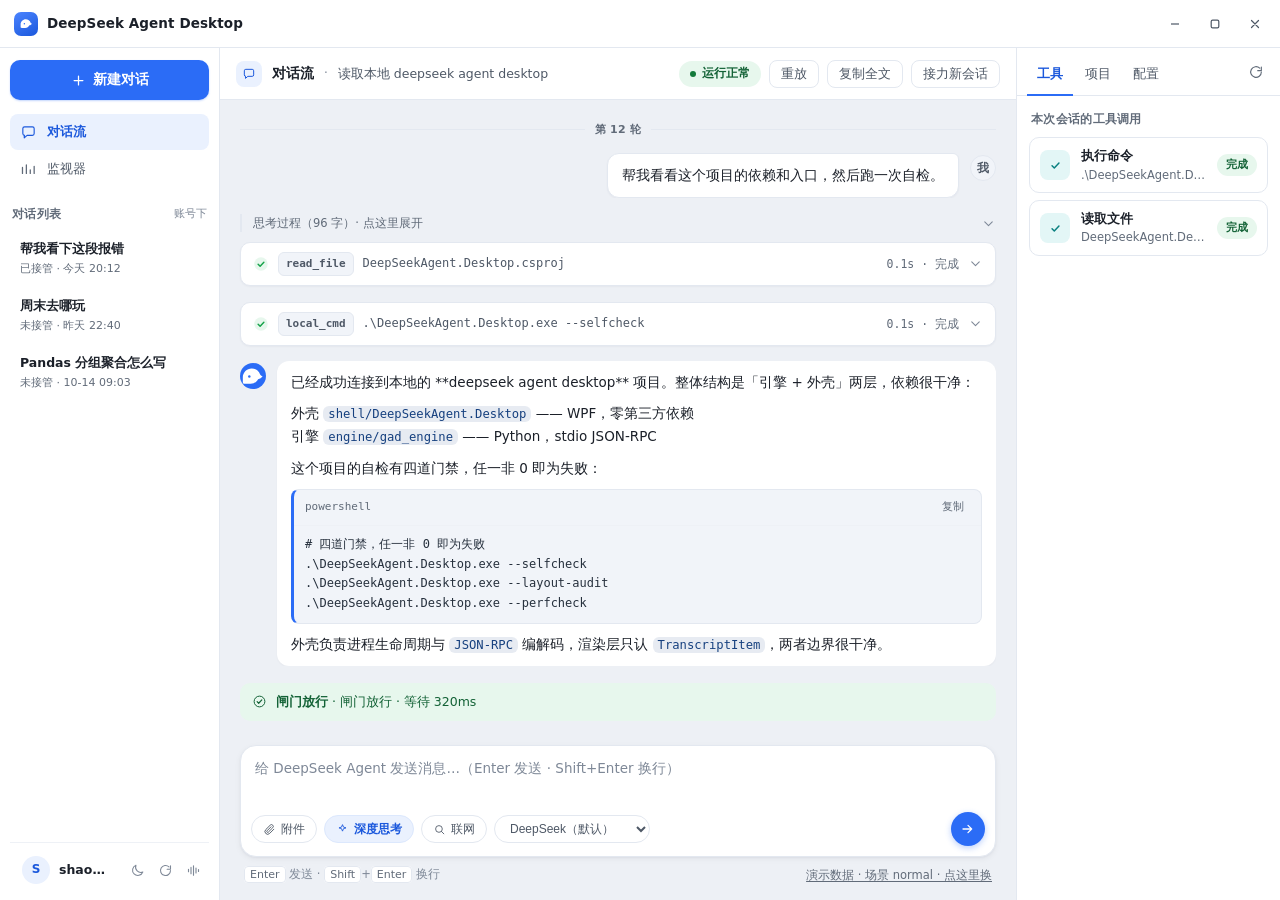
<file: shell/DeepSeekAgent.Web/Assets/web/index.html>
<!DOCTYPE html>
<html lang="zh-CN">
<head>
<meta charset="utf-8">
<meta name="viewport" content="width=device-width,initial-scale=1">
<!-- ==========================================================================
     CSP。做法取自 DeepSeek Harness：它给每个自带页面（renderer/update-dialog.html、
     welcome.html…）都配一条严格的 meta CSP，其中 connect-src 'none' 是关键一条。

     这一页**确实**一个网络请求都不发 —— 所有数据都走 window.Bridge（WebView2 的
     postMessage）。所以 connect-src 'none' 不是保守，而是对事实的陈述：
     一旦哪天有人往这里塞 fetch / XHR / WebSocket，它会立刻被拦下来报错，
     而不是悄悄多出一条没人审过的外联通道。

     逐条说明：
       script-src 'self'  四个脚本都是同源外部文件，没有内联 <script>
       style-src  'self'  只有 app.css；JS 里设的是 el.style.x（CSSOM），不受 CSP 管
       img-src    'self' data:   自定义头像用 FileReader 转的 data: URL
       connect-src 见下
       base-uri/form-action 'none'  用不到 <base> 和表单

     ── 2026-10-18：connect-src 从 'none' 放宽到只允许朗读流 ──
     朗读（TTS）是**服务端流式音频**，音频必须由前端直连上游 WS 拉取
     （理由见 tts.js 开头：解码要用 WebView2 自带的 WebCodecs，流控 ack
     必须跟着播放进度走）。这是本页唯一的外联通道，所以**只开这一个主机、
     只开 wss**：

       connect-src wss://chat.deepseek.com

     没有写成 'self' wss://… 之外的通配，也没有放开 https:// ——
     HTTP 接口（签票、音色列表）仍然全部由引擎在宿主侧发起，
     页面里一行 fetch 都不该有。哪天真出现一条，它会立刻被这里拦下来。
     ========================================================================== -->
<meta http-equiv="Content-Security-Policy"
      content="default-src 'none'; script-src 'self'; style-src 'self'; img-src 'self' data:; font-src 'self'; connect-src wss://chat.deepseek.com; base-uri 'none'; form-action 'none'">
<title>DeepSeek Agent Desktop</title>
<link rel="stylesheet" href="app.css">
<!-- 主题必须在第一次绘制前定下来，否则深色用户每次开窗都会看到一帧浅色。
     同步 script 会阻塞解析，正好卡在「样式已就绪、body 未渲染」这个窗口里。
     不能内联 —— CSP 是 script-src 'self'。详见 theme-boot.js 开头。 -->
<script src="theme-boot.js"></script>
</head>
<body>

<!-- ==========================================================================
     本文件的结构与设计稿 docs/design/20261016-界面设计-v2.html 的 DOM 对齐。
     为什么强调：app.css 是从那份设计稿的 <style> 抽出来的，两者是一套契约。
     之前手写的骨架和它不一致 —— 最典型的是输入区把发送按钮直接塞进 .box，
     而设计稿的 .box 既不是 flex 也不是 relative，按钮于是掉到输入框下面、
     贴左边（"界面崩坏"里最显眼的一处）。现在改回设计稿的结构：
     .attach（附件）→ textarea → .crow（芯片 + .right 里的发送按钮）。
     ========================================================================== -->

<!-- ============================ 顶栏 ============================
     自绘标题栏（窗口是 WindowStyle="None"）。拖拽和三个窗口按钮都在 WebView2
     里，收不到 WPF 的命中测试，所以经 {t:"win"} 绕回 C# 执行。 -->
<header class="titlebar" id="titlebar">
  <div class="tb-brand">
    <span class="tb-mark">
      <svg width="15" height="15" viewBox="0 0 24 24" fill="none">
        <path d="M2.6 13.2c0-4.5 3.7-8.2 8.2-8.2 3.6 0 6.7 2.3 7.8 5.6.3.8 1.1 1.4 2.3 1.4-1 1.7-2.5 2.7-4.2 2.9-1.3 2.5-3.8 4.3-6.8 4.3H4.1c-.8 0-1.5-.7-1.5-1.5v-4.5z" fill="#fff"/>
        <circle cx="8.6" cy="12.4" r="1.15" fill="#2B6CF6"/>
      </svg>
    </span>
    <span class="tb-name">DeepSeek Agent Desktop</span>
  </div>
  <div class="tb-win">
    <button class="wbtn" id="winMin" title="最小化">
      <svg width="10" height="10" viewBox="0 0 10 10"><path d="M1 5h8" stroke="currentColor" stroke-width="1.2"/></svg>
    </button>
    <button class="wbtn" id="winMax" title="最大化">
      <svg width="10" height="10" viewBox="0 0 10 10"><rect x="1.2" y="1.2" width="7.6" height="7.6" rx="1.4" stroke="currentColor" stroke-width="1.2" fill="none"/></svg>
    </button>
    <button class="wbtn close" id="winClose" title="关闭">
      <svg width="10" height="10" viewBox="0 0 10 10"><path d="M1.5 1.5l7 7M8.5 1.5l-7 7" stroke="currentColor" stroke-width="1.2" stroke-linecap="round"/></svg>
    </button>
  </div>
</header>

<div class="shell">

  <!-- ============================ 左栏 ============================ -->
  <aside class="sidebar">
    <button class="newchat" id="btnNew">
      <svg width="15" height="15" viewBox="0 0 24 24" fill="none"><path d="M12 5v14M5 12h14" stroke="currentColor" stroke-width="2" stroke-linecap="round"/></svg>
      新建对话
    </button>

    <nav class="nav">
      <button class="nav-item on" data-view="chat">
        <svg width="17" height="17" viewBox="0 0 24 24" fill="none"><path d="M4 6.5A2.5 2.5 0 016.5 4h11A2.5 2.5 0 0120 6.5v7a2.5 2.5 0 01-2.5 2.5H10l-4 3.5V16H6.5A2.5 2.5 0 014 13.5v-7z" stroke="currentColor" stroke-width="1.6" stroke-linejoin="round"/></svg>
        对话流
      </button>
      <button class="nav-item" data-view="monitor">
        <svg width="17" height="17" viewBox="0 0 24 24" fill="none"><path d="M3.5 17.5V9M9 17.5V5.5M14.5 17.5v-5M20 17.5V7.5" stroke="currentColor" stroke-width="1.8" stroke-linecap="round"/></svg>
        监视器
      </button>
    </nav>

    <!-- 列表**只有一个来源：账号下的服务端会话**。
         原来的「本地 / 网页版」双页签已经拆掉 —— 本地 `conversations/*.json`
         不记录归属账号，换号后上个账号的对话会继续混在列表里，点进去发消息
         只会拿到 400（详见 app.js「对话列表」一节的注释）。
         与其给每条对话补账号归属再分类，不如只显示线上真实存在的会话。 -->
    <div class="list-head">
      <span class="lbl">对话列表</span>
      <span class="list-note">账号下</span>
    </div>

    <!-- role="group" 而不是 "list"：里面的项是「按钮」不是「列表项」
         （见 app.js renderConvs 的注释）。group + aria-label 给屏幕阅读器
         一个「下面是账号下的会话，共 N 条」的上下文，避免焦点直接落进
         一个无名容器里。aria-label 里的数量由 app.js 动态更新。 -->
    <div class="chatlist" id="chatList" role="group" aria-label="账号下的会话"></div>

    <div class="side-foot">
      <!-- 身份入口。为什么整个「头像 + 名字」都是按钮，而不是只留右边那枚小图标：
           健康胶囊显示「未登录」时，用户的下一个动作一定是「怎么修」。
           WPF 壳为此专门保留了 BtnRefreshIdentity 那一枚 32px 的图标按钮
           （见其 MainWindow.xaml 的注释），这里把整块做成入口更省事。
           未登录时 app.js 会给它加 .warn，名字变成「未登录 · 点此登录」。 -->
      <button class="sfid" id="footIdentity" title="身份与凭据（登录状态 · 凭据来源 · 重新登录）">
        <span class="avatar" id="footAvatar">S</span>
        <span class="nm" id="footName">本地凭据</span>
      </button>
      <!-- 主题切换。为什么放在这一栏而不是单开设置面板：
           这里已经有「身份」和「刷新凭据」两个低频入口，主题同属显示偏好，
           塞进同一个角落比新开一个面板更省一次点击。图标本身表示
           「点下去会变成什么」—— 浅色主题下显示月亮（点了转深色），
           深色主题下显示太阳。这一条容易写反，见 app.js:applyTheme()。 -->
      <button class="dots" id="btnTheme" title="切换深色 / 浅色">
        <svg class="ic-moon" width="15" height="15" viewBox="0 0 24 24" fill="none"><path d="M20.5 14.5A8.5 8.5 0 019.5 3.5a8.5 8.5 0 1011 11z" stroke="currentColor" stroke-width="1.7" stroke-linejoin="round"/></svg>
        <svg class="ic-sun" width="15" height="15" viewBox="0 0 24 24" fill="none"><circle cx="12" cy="12" r="4.2" stroke="currentColor" stroke-width="1.7"/><path d="M12 2.8v2.2M12 19v2.2M2.8 12H5M19 12h2.2M5.5 5.5l1.6 1.6M16.9 16.9l1.6 1.6M18.5 5.5l-1.6 1.6M7.1 16.9l-1.6 1.6" stroke="currentColor" stroke-width="1.7" stroke-linecap="round"/></svg>
      </button>
      <button class="dots" id="btnRefreshId" title="重新验证本地凭据（不弹面板）">
        <svg width="15" height="15" viewBox="0 0 24 24" fill="none"><path d="M20 12a8 8 0 11-2.4-5.7M20 4.5V10h-5.4" stroke="currentColor" stroke-width="1.7" stroke-linecap="round" stroke-linejoin="round"/></svg>
      </button>
      <!-- 朗读音色。与主题、凭据同列 —— 都是「设一次就忘」的账号级偏好。
           面板从按钮上方弹出（.voice-pop 绝对定位在 .side-foot 之上），
           不占布局空间：音色不是高频操作，不该常驻一行。

           为什么不做成下拉 <select>：每个音色要显示名字 + 性别 + 语言标签，
           <select> 的选项只能是一行纯文本，塞不下「贝壳 · 女声 · 普通话/粤语」。
           而且音色列表是**异步**拉的，<select> 在数据回来前是个空框，
           用户会以为坏了；这里用加载态明确表示「正在取」。 -->
      <button class="dots" id="btnVoice" title="朗读音色" aria-haspopup="dialog" aria-expanded="false">
        <svg width="15" height="15" viewBox="0 0 24 24" fill="none"><path d="M4 10v4M8 7v10M12 4.5v15M16 8v8M20 10.5v3" stroke="currentColor" stroke-width="1.8" stroke-linecap="round"/></svg>
      </button>

      <div class="voice-pop" id="voicePop" role="dialog" aria-label="朗读音色" hidden>
        <div class="vp-head">
          <span class="vp-title">朗读音色</span>
          <button class="vp-close" id="voiceClose" title="关闭" type="button">
            <svg width="11" height="11" viewBox="0 0 10 10"><path d="M1.5 1.5l7 7M8.5 1.5l-7 7" stroke="currentColor" stroke-width="1.3" stroke-linecap="round"/></svg>
          </button>
        </div>
        <div class="vp-body" id="voiceList">
          <div class="vp-hint">正在读取音色…</div>
        </div>
        <div class="vp-foot">音色是账号级偏好，切换后网页版同步生效</div>
      </div>
    </div>
  </aside>

  <!-- ============================ 中栏 ============================ -->
  <section class="main">
    <div class="main-head">
      <span class="mh-icon">
        <svg width="14" height="14" viewBox="0 0 24 24" fill="none"><path d="M4 6.5A2.5 2.5 0 016.5 4h11A2.5 2.5 0 0120 6.5v7a2.5 2.5 0 01-2.5 2.5H10l-4 3.5V16H6.5A2.5 2.5 0 014 13.5v-7z" stroke="currentColor" stroke-width="1.7" stroke-linejoin="round"/></svg>
      </span>
      <span class="mh-title" id="mhTitle">对话流</span>
      <span class="mh-sep">·</span>
      <span class="mh-sub" id="mhSub">等待引擎…</span>
      <div class="mh-right">
        <span class="pill idle" id="pill" title="运行状态"><i class="dot"></i><b id="pillText">启动中…</b></span>
        <!-- 熔断重置：只在熔断态出现。
             熔断是「连续失败太多次，程序自己停了」—— 这时候用户唯一想做的事
             就是「再试一次」。WPF 壳把它做成一枚常驻按钮（BtnReset_Click），
             但常驻会让 99% 的时间里界面多一个用不上的按钮，所以这里改成
             按状态显示：不熔断就不存在。 -->
        <button class="ghost warn" id="btnResetBreaker" hidden
                title="清除熔断计数，允许重新发送">重置熔断</button>
        <button class="ghost" id="btnReplay" title="重新从本地读一次当前对话并重绘（不发网络请求）">重放</button>
        <button class="ghost" id="btnCopyAll">复制全文</button>
        <button class="ghost" id="btnHandoff">接力新会话</button>
      </div>
    </div>

    <div class="stream" id="stream">
      <div class="inner" id="inner"></div>
    </div>

    <div class="stream" id="monitor" hidden>
      <!-- 5 秒一次的状态快照会打两条 Faint 级日志（[节奏] / [会话]）。
           它们**全是本地读数，不发任何网络请求**，但长期开着会把真正重要的
           行挤出视野（上限 800 行）。所以默认收起，需要排查时再打开。 -->
      <div class="mon-bar">
        <label class="mon-toggle" title="Faint 级是每 5 秒的状态快照，不含网络请求">
          <input type="checkbox" id="monHideFaint" checked>
          <span>只看重要</span>
        </label>
        <span class="mon-hint">本地状态快照 · 不发网络请求</span>
      </div>
      <div class="inner" id="monInner"></div>
    </div>

    <!-- ============================ 输入区 ============================ -->
    <div class="composer">
      <div class="inner">

        <!-- 任务列表：常驻输入框上方，**不属于对话流**。
             进度是「状态」（要一直看得见），工具输出是「时间线」（会滚走）——
             把状态塞进时间线，长任务时最需要看的那一刻恰恰看不到。 -->
        <div class="todo collapsed" id="todo" hidden>
          <div class="todo-head" id="todoHead">
            <span class="td-ic">
              <svg width="16" height="16" viewBox="0 0 20 20" fill="none"><circle cx="10" cy="10" r="7.6" stroke="#2B6CF6" stroke-width="2" stroke-dasharray="11 7" class="spin"/></svg>
            </span>
            <span class="td-cur" id="tdCur">执行中</span>
            <span class="td-step" id="tdStep"></span>
            <svg class="td-caret" width="15" height="15" viewBox="0 0 24 24" fill="none"><path d="M6 9.5l6 6 6-6" stroke="currentColor" stroke-width="1.7" stroke-linecap="round" stroke-linejoin="round"/></svg>
          </div>
          <div class="todo-bar"><i id="todoBar"></i></div>
          <div class="todo-list" id="todoList"></div>
        </div>

        <div class="box">
          <!-- 附件条：有附件时才出现 -->
          <div class="attach" id="attach" hidden></div>

          <textarea id="input" rows="1" spellcheck="false"
            placeholder="给 DeepSeek Agent 发送消息…（Enter 发送 · Shift+Enter 换行）"></textarea>

          <!-- 芯片与发送按钮同属 .crow 一行。.crow .right 的 margin-left:auto
               把发送按钮顶到右边 —— 这条依赖结构，别把按钮挪出 .crow。 -->
          <div class="crow">
            <!-- 附件：弹的是 **C# 的 OpenFileDialog**，不是 <input type="file">。
                 理由在 WebBridge.PickFiles 的注释里：WebView2 里拿不到 File 的
                 本地路径，而引擎上传接口要的是磁盘文件。所以这一按只发一条
                 {t:'pickFiles'}，宿主回 {t:'files', files:[绝对路径…]}。 -->
            <button class="chip" id="btnAttach" title="添加附件（由服务端解析文件内容，不是把文字塞进提示词）">
              <svg width="13" height="13" viewBox="0 0 24 24" fill="none"><path d="M20 11.5l-7.8 7.8a5 5 0 01-7.1-7.1l8.2-8.2a3.3 3.3 0 014.7 4.7l-8.2 8.2a1.7 1.7 0 01-2.4-2.4l7.5-7.5" stroke="currentColor" stroke-width="1.7" stroke-linecap="round" stroke-linejoin="round"/></svg>
              附件
            </button>
            <button class="chip" id="chipThinking" title="思考模式：更强的推理档位，思考 token 也计入额度">
              <svg width="13" height="13" viewBox="0 0 24 24" fill="none"><path d="M12 3l1.9 4.6L18.5 9l-4.6 1.4L12 15l-1.9-4.6L5.5 9l4.6-1.4L12 3z" stroke="currentColor" stroke-width="1.6" stroke-linejoin="round"/></svg>
              深度思考
            </button>
            <button class="chip" id="chipSearch" title="联网搜索：开启后模型可检索网页，回答带引用">
              <svg width="13" height="13" viewBox="0 0 24 24" fill="none"><circle cx="11" cy="11" r="6.2" stroke="currentColor" stroke-width="1.6"/><path d="M15.6 15.6L20 20" stroke="currentColor" stroke-width="1.6" stroke-linecap="round"/></svg>
              联网
            </button>
            <select class="chip" id="selModel" title="选择本会话使用的模型">
              <option value="">账号默认</option>
            </select>

            <div class="right">
              <button class="send" id="btnRun" title="发送（Enter）">
                <svg width="16" height="16" viewBox="0 0 24 24" fill="none"><path d="M4.5 12h13M12 6.5l5.5 5.5-5.5 5.5" stroke="currentColor" stroke-width="1.9" stroke-linecap="round" stroke-linejoin="round"/></svg>
              </button>
              <button class="send stop" id="btnCancel" hidden title="取消本轮">
                <svg width="14" height="14" viewBox="0 0 24 24" fill="currentColor"><rect x="6.5" y="6.5" width="11" height="11" rx="2.4"/></svg>
              </button>
            </div>
          </div>
        </div>

        <div class="hint">
          <span><kbd>Enter</kbd> 发送 · <kbd>Shift</kbd>+<kbd>Enter</kbd> 换行</span>
          <span class="more" id="hintRight"></span>
        </div>
      </div>
    </div>
  </section>

  <!-- ============================ 右栏 ============================ -->
  <aside class="rightbar">
    <div class="rb-tabs">
      <button class="rb-tab on" data-tab="tools">工具</button>
      <button class="rb-tab" data-tab="proj">项目</button>
      <button class="rb-tab" data-tab="conf">配置</button>
      <button class="gear" id="btnSyncConvs" title="重新拉取会话列表">
        <svg width="16" height="16" viewBox="0 0 24 24" fill="none"><path d="M20 12a8 8 0 11-2.4-5.7M20 4.5V10h-5.4" stroke="currentColor" stroke-width="1.7" stroke-linecap="round" stroke-linejoin="round"/></svg>
      </button>
    </div>

    <div class="rb-body">
      <div class="rb-panel" data-panel="tools">
        <div class="rb-group">本次会话的工具调用</div>
        <div id="toolList"></div>
      </div>

      <div class="rb-panel" data-panel="proj" hidden>
        <div class="rb-group">当前项目</div>
        <div id="projBody"></div>
        <div class="rb-group">本轮</div>
        <div id="runBody"></div>
      </div>

      <div class="rb-panel" data-panel="conf" hidden>
        <div class="rb-group">助手头像</div>
        <div class="conf-card">
          <div class="ava-row">
            <span class="ava-prev" id="avaPrev">
              <svg width="20" height="20" viewBox="0 0 24 24" fill="none"><path d="M2.6 13.2c0-4.5 3.7-8.2 8.2-8.2 3.6 0 6.7 2.3 7.8 5.6.3.8 1.1 1.4 2.3 1.4-1 1.7-2.5 2.7-4.2 2.9-1.3 2.5-3.8 4.3-6.8 4.3H4.1c-.8 0-1.5-.7-1.5-1.5v-4.5z" fill="#fff"/></svg>
            </span>
            <span class="ava-meta">
              <span class="ava-t">当前头像</span>
              <span class="ava-s">显示在每条助手消息左侧</span>
            </span>
          </div>
          <div class="ava-picks" id="avaPicks">
            <button class="pick on" data-avatar="whale" title="默认图标">
              <svg width="17" height="17" viewBox="0 0 24 24" fill="none"><path d="M2.6 13.2c0-4.5 3.7-8.2 8.2-8.2 3.6 0 6.7 2.3 7.8 5.6.3.8 1.1 1.4 2.3 1.4-1 1.7-2.5 2.7-4.2 2.9-1.3 2.5-3.8 4.3-6.8 4.3H4.1c-.8 0-1.5-.7-1.5-1.5v-4.5z" fill="#fff"/></svg>
            </button>
            <button class="pick" data-avatar="initial" title="首字母">D</button>
            <button class="pick upload" id="avaUpload" title="上传图片">
              <svg width="15" height="15" viewBox="0 0 24 24" fill="none"><path d="M12 16.5V6.2M12 6.2L8.2 10M12 6.2l3.8 3.8" stroke="currentColor" stroke-width="1.7" stroke-linecap="round" stroke-linejoin="round"/><path d="M4.5 16v1.8A2.2 2.2 0 006.7 20h10.6a2.2 2.2 0 002.2-2.2V16" stroke="currentColor" stroke-width="1.7" stroke-linecap="round"/></svg>
            </button>
            <input type="file" id="avaFile" accept="image/*" hidden>
          </div>
          <div class="ava-hint">点选预设即换，对话流里的头像会同步；也可以上传自己的图片</div>
        </div>

        <div class="rb-group">传输档位</div>
        <div class="conf-card">
          <!-- 选项由宿主在握手时推下来（`transports`），这里不写死任何一项 ——
               「装没装依赖 / cookie 在不在 / 是不是访客」只有引擎知道。 -->
          <div class="conf-field">
            <label for="selTransport">使用哪个网页版后端</label>
            <select id="selTransport" disabled>
              <option value="">读取中…</option>
            </select>
          </div>
          <div class="conf-note" id="transportNote">
            切换后新档位会从一条空对话开始 —— 之前那些对话属于上一个档位。
          </div>
        </div>

        <div class="rb-group">对话显示</div>
        <div class="conf-card">
          <div class="switch-row"><span>深度思考</span><button class="sw" id="swThinking"></button></div>
          <div class="switch-row"><span>联网搜索</span><button class="sw" id="swSearch"></button></div>
          <div class="switch-row"><span>显示思考过程</span><button class="sw" id="swShowThinking"></button></div>
        </div>
      </div>
    </div>
  </aside>
</div>

<!-- ============================ 身份 / 凭据面板 ============================
     对应 WPF 壳的 IdentityDialog（IdentityDialog.xaml）。做成遮罩面板而不是
     右栏第四个页签，是因为它有两条入口，其中一条必须能「打断」用户：
       ① 页脚点身份（手动）
       ② 宿主发现凭据不可用时自动弹出（AgentHost.IdentityNeedsLogin）
     页签做不到第 ② 条 —— 用户不会注意到右栏悄悄换了页。

     面板本身不含任何业务判断：校验、落盘、重建运行时全在 AgentHost / 引擎里，
     两个壳共用同一份。这里只负责收发和显示。
     ========================================================================= -->
<div class="mask" id="idMask" hidden>
  <div class="idcard" role="dialog" aria-modal="true" aria-labelledby="idTitle">

    <div class="idhead">
      <span class="idt" id="idTitle">身份 / 凭据</span>
      <button class="idclose" id="idClose" title="关闭（Esc）">
        <svg width="11" height="11" viewBox="0 0 10 10"><path d="M1.5 1.5l7 7M8.5 1.5l-7 7" stroke="currentColor" stroke-width="1.3" stroke-linecap="round"/></svg>
      </button>
    </div>

    <div class="idbody">

      <!-- 当前身份 -->
      <div class="idnow">
        <div class="idnow-l">
          <span class="idlbl">当前身份</span>
          <span class="idmode" id="idMode">读取中…</span>
          <span class="idhint" id="idNowHint"></span>
        </div>
        <span class="idchip idle" id="idChip">—</span>
      </div>

      <!-- 主路径：浏览器登录 -->
      <div class="idsec">用浏览器取凭据（推荐）</div>
      <div class="idbox">
        <div id="idBrowserIdle">
          <div class="idhint2">
            会打开一个独立的浏览器窗口（不碰你日常用的那个）。你在里面登录 DeepSeek 即可，
            凭据由程序自己取走 —— 取完浏览器会自动关掉，之后对话全程不再需要它。
          </div>
          <button class="idbtn primary" id="idBrowserLogin">打开浏览器登录</button>
        </div>

        <div id="idLoginWait" hidden>
          <div class="idwait-t" id="idLoginTitle">等待登录…</div>
          <div class="idhint2" id="idLoginDetail"></div>
          <div class="idrow between">
            <span class="idhint2" id="idLoginElapsed"></span>
            <button class="idbtn" id="idLoginCancel">取消登录</button>
          </div>
        </div>
      </div>

      <!-- 次路径：手动粘贴 -->
      <button class="idlink" id="idManualToggle">手动粘贴 token</button>
      <div class="idbox" id="idManual" hidden>
        <span class="idlbl">token</span>
        <textarea class="idta" id="idToken" rows="3" spellcheck="false"
                  placeholder="粘贴 localStorage.getItem('userToken') 的整段结果"></textarea>
        <button class="idbtn primary" id="idSave">保存并验证</button>
        <div class="idhint2">
          怎么拿：浏览器打开 chat.deepseek.com 并登录 → F12 → Console →
          输入 <span class="icode">localStorage.getItem('userToken')</span> 回车 →
          把整段结果（含花括号）复制过来即可，程序会自己解析（裸串 / 带引号 / 带 Bearer 前缀都吃得下）。
          保存后程序会验一次：验证不通过会明确告诉你，不会假装成功。
        </div>
      </div>

      <!-- 维护动作**刻意不在这里** —— 见下面的 .idfoot。
           原因（真机实测，不是推测）：这一块连结论消息一起放在滚动区里时，
           点完「刷新并验证」，`#idMsg` 一显示就把内容顶高 —— 在 1783x1016 的
           客户区（窗口 1805x1072、非最大化）下，消息底边落到折叠线**以下约
           53px**，两行错误文案时更明显。结果就是：用户点了按钮，回执在下面
           看不见，得自己去滚。把动作和回执一起挪进不滚动的底栏，这类
           「点了却看不见结果」就结构性地不可能再发生。 -->
    </div>

    <!-- 底部动作条：flex:none，**不随 .idbody 滚动**，永远可见。
         维护动作和它们的结论都收在这里，所以「按了按钮 → 一定看得见回执」。 -->
    <div class="idfoot">
      <div class="idmsg" id="idMsg" hidden></div>
      <div class="idfoot-row">
        <div class="idfoot-acts">
          <button class="idbtn" id="idRefresh">刷新并验证</button>
          <button class="idbtn" id="idClear">清除本地凭据</button>
          <!-- 「换账号」必须连专用浏览器 profile 一起清。只清 token 的话，
               重新登录会带着旧 cookie 直接回到原账号，界面上看不出任何异常。 -->
          <button class="idbtn" id="idLogout"
                  title="清除本地凭据 + 专用浏览器登录态（用于换账号）">退出登录</button>
        </div>
        <span class="idbusy" id="idBusy"></span>
        <button class="idbtn" id="idClose2">关闭</button>
      </div>
    </div>
  </div>
</div>

<!-- =========================================================================
     通用小对话框（重命名 / 删除确认）
     -------------------------------------------------------------------------
     为什么不用 window.prompt / window.confirm：
       · WebView2 里它们走**宿主原生对话框**，样式脱离页面 —— 深色主题下
         会闪出一个浅色系统框，和整个界面对不上；
       · 原生 confirm 的按钮只有「确定 / 取消」，说不出「删除不可逆」；
       · 原生 prompt 在部分 WebView2 配置下被直接屏蔽，返回 null，
         用户会看到「点了重命名什么也没发生」。

     所以自己实现：一个输入框 + 两个按钮，语义、文案、主题全在自己手里。
     复用 .mask / .idcard 的骨架（见上面身份面板的注释）。
     ========================================================================= -->
<div class="mask" id="dlgMask" hidden>
  <div class="idcard dlgcard" role="dialog" aria-modal="true" aria-labelledby="dlgTitle">
    <div class="idhead">
      <span class="idt" id="dlgTitle">操作</span>
      <button class="idclose" id="dlgClose" title="关闭（Esc）">
        <svg width="11" height="11" viewBox="0 0 10 10"><path d="M1.5 1.5l7 7M8.5 1.5l-7 7" stroke="currentColor" stroke-width="1.3" stroke-linecap="round"/></svg>
      </button>
    </div>
    <div class="idbody">
      <div class="idhint2" id="dlgText"></div>
      <input class="dlginput" id="dlgInput" type="text" spellcheck="false" hidden
             aria-label="输入内容" />
    </div>
    <div class="idfoot">
      <div class="idfoot-row">
        <span class="idbusy"></span>
        <button class="idbtn" id="dlgCancel">取消</button>
        <button class="idbtn primary" id="dlgOk">确定</button>
      </div>
    </div>
  </div>
</div>

<!-- 会话行操作菜单。
     role="menu" + 每项 role="menuitem"：屏幕阅读器会念「菜单，有 4 项」，
     并且方向键可以在项之间移动（由 app.js 的 keydown 处理）。
     定位用 fixed + 行按钮的 getBoundingClientRect —— 列表可滚动，
     用 absolute 挂在行上会被 .chatlist 的 overflow 裁掉。 -->
<div class="cmenu" id="convMenu" role="menu" aria-label="对话操作" hidden></div>

<!-- mock.js 只在没有 WebView2 宿主时生效（双击打开本文件 / 浏览器里预览用），
     有宿主时它什么都不做。顺序必须是 mock → bridge → app。 -->
<script src="mock.js"></script>
<script src="bridge.js"></script>
<!-- 朗读必须在 app.js **之前**加载：app.js 的 msgBot() 会读 window.Tts
     来决定按钮怎么画，脚本还没到就渲染历史条目会得到一批没有朗读按钮的气泡。 -->
<script src="tts.js"></script>
<script src="app.js"></script>
</body>
</html>
</file>
<file: shell/DeepSeekAgent.Web/Assets/web/app.css>
/* ── 主题变量 ────────────────────────────────────────────────────────────
   39 个变量，正文里 100% 通过 var() 引用（零悬空、零未引用）。

   颜色分两类：

     · **语义色**（--bg / --ink / --brand …）—— 深色主题整套替换
     · **几何与字体**（--r-* / --sh-* / --ui / --mono）—— 两个主题共用

   下半段那几个 `--on-*` / `--code-*` / `--scroll-*` 是 2026-10-18 加的：
   原来它们散落在正文里写死成 hex（`#fff` × 9、`#D8DEE8` × 3…），
   共 50 处 36 种色。深色主题一进来，这些写死的值就是**不会变的那一批** ——
   白底上的白字、浅灰滚动条配深灰背景，全是这么来的。
   全部收进变量后，第二套主题只需要改这里的值。

   `--code-bg` 在浅色主题下就是深色（代码块本来就该是深底），
   深色主题里它反而要**变浅一点**才和周围分得开 —— 这是唯一一个反向的。
   ──────────────────────────────────────────────────────────────────────── */
:root{
  /* 语义色 */
  --bg:#EDF0F5; --surface:#FFFFFF; --surface-2:#F7F9FC; --surface-3:#F1F4F9;
  --line:#E3E8F0; --line-2:#EEF1F6;
  --ink:#1B2029; --ink-2:#4E5866; --ink-3:#616B79; --ink-4:#7E8897;
  --brand:#2B6CF6; --brand-600:#1B58DC; --brand-soft:#EAF1FE;
  --brand-soft-2:#DCE8FD; --brand-ink:#16407F;
  /* 语义色：这三个是**图形色**（状态点、进度条、文字标记），
     不是大面积填充。原值 #16A34A(2.89) / #D97706(2.79) / #0EA5A5(2.70)
     压在 --bg 上都不到 3:1，调深到刚好过线。 */
  --ok:#137A3B; --ok-soft:#E7F7ED; --ok-ink:#136236;
  --warn:#B86504; --warn-soft:#FDF3E3; --warn-ink:#8A4A05;
  --bad:#DC2626; --bad-soft:#FDECEC; --bad-ink:#8F1D1D;
  --violet:#7C5CFC; --violet-soft:#EFEBFE;
  --teal:#0A8080; --teal-soft:#E3F6F6;

  /* 品牌色之上的前景（按钮文字、头像字）。浅色下品牌色够深，白字 4.59 过线。 */
  --on-brand:#FFFFFF;
  /* 开关圆点。**必须与 --on-brand 分开** —— 浅色下两者都是白，看不出区别；
     深色下 --on-brand 要反成深色（品牌色被提亮了），但圆点压在深灰槽上
     仍必须是白。合并成一个变量，必然有一边错。 */
  --on-switch:#FFFFFF;
  /* 品牌渐变起始色（标题栏 logo 方块） */
  --brand-grad-1:#4B84FF;

  /* 滚动条：轨道 / 滑块 / 悬停 */
  --scroll-track:#C9D2DE; --scroll:#D8DEE8; --scroll-hover:#AEB6C2;
  /* 开关底槽 */
  --switch:#D5DBE5;

  /* 代码块语法着色。
     注意：`.code` 的**背景**是 `--surface-3`（浅灰），不是深色 ——
     这里四个是**前景**色。所以深色主题下这四个必须整体提亮，
     否则 #26303D 的正文压在 #262C35 的底上等于隐形。 */
  --code-ink:#26303D; --code-dim:#7A8698; --code-kw:#1B58DC; --code-str:#0E7A5F;

  /* 几何 */
  --r-xs:6px; --r-sm:8px; --r-md:10px; --r-lg:12px; --r-xl:16px; --r-full:999px;
  --sh-1:0 1px 2px rgba(16,24,40,.04);
  --sh-2:0 1px 2px rgba(16,24,40,.04), 0 2px 6px rgba(16,24,40,.05);
  --sh-3:0 4px 14px rgba(16,24,40,.07);

  /* 字体 */
  --ui:"Segoe UI","Microsoft YaHei UI","PingFang SC",system-ui,-apple-system,sans-serif;
  --mono:"Cascadia Mono","Cascadia Code",Consolas,"JetBrains Mono",monospace;
}

/* ── 深色主题 ────────────────────────────────────────────────────────────
   只覆盖颜色，不碰几何与字体。

   配色不是「把浅色的值调暗」，而是**重新选的一组**。几个必须守住的点：

     · `--surface` 比 `--bg` **亮**，与浅色主题的明暗关系相反。
       深色界面里「浮起来」的层要更亮，否则面板会和背景糊在一起。
     · `--brand` 提亮到 #5B8DEF：原来那个 #2B6CF6 压在深底上对比度不足，
       蓝色发闷。提亮后既保持品牌识别，又能达到 AA。
     · 语义色（ok/warn/bad）整体提亮、`-soft` 改成低饱和深底。
       浅色主题里 `--bad-soft` 是淡红底配深红字；深色下要反过来 ——
       深红底配亮红字，否则那块提示会像被挖空。
     · `--code-bg` 比 `--surface` 再暗一档：代码块在深色界面里靠「更暗」
       与周围区分（浅色主题里靠「更深」也是同理，方向一致）。
   ──────────────────────────────────────────────────────────────────────── */
:root[data-theme="dark"]{
  --bg:#12151A; --surface:#1A1E25; --surface-2:#1F242C; --surface-3:#262C35;
  --line:#2C333D; --line-2:#232932;
  --ink:#E8ECF2; --ink-2:#A8B2C0; --ink-3:#7C8796; --ink-4:#6B7484;
  --brand:#5B8DEF; --brand-600:#7AA4F5; --brand-soft:#1C2A42;
  --brand-soft-2:#22334F; --brand-ink:#B9CFFA;
  --ok:#3FBF6B; --ok-soft:#16281D; --ok-ink:#7BDFA0;
  --warn:#E8A33D; --warn-soft:#2A2114; --warn-ink:#F5C77E;
  --bad:#F26B6B; --bad-soft:#2C1A1A; --bad-ink:#FCA5A5;
  --violet:#A48BFF; --violet-soft:#221D38;
  --teal:#3ECFCF; --teal-soft:#12292A;

  /* 深色下品牌色被**提亮**（#5B8DEF 压在 #12151A 上 5.66，够显眼），
     代价是白字压它只剩 3.23 —— 不过 4.5。所以前景必须反成深色，
     5.44 达标。这与 WPF 壳的 `OnAccent = #0E1A26` 是同一个解法，
     两壳在深色下的按钮观感因此一致（浅底深字）。 */
  --on-brand:#0E1A26;
  --on-switch:#FFFFFF;
  --brand-grad-1:#7AA4F5;

  --scroll-track:#2C333D; --scroll:#3A424E; --scroll-hover:#4A5464;
  --switch:#3A424E;

  /* 深色下 `.code` 的底是 --surface-3 (#262C35)，所以前景要整体提亮。
     原来浅色主题的 --code-ink (#26303D) 压在这个底上等于隐形 —— 这正是
     「只改背景不改前景」最典型的翻车方式。 */
  --code-ink:#D5DCE6; --code-dim:#8A94A3; --code-kw:#7AA4F5; --code-str:#5FD3A8;

  /* 深色下阴影要更重才看得出层次 */
  --sh-1:0 1px 2px rgba(0,0,0,.30);
  --sh-2:0 1px 2px rgba(0,0,0,.30), 0 2px 6px rgba(0,0,0,.28);
  --sh-3:0 4px 14px rgba(0,0,0,.42);
}

/* color-scheme 让浏览器把原生控件（滚动条、select、textarea 的默认底色、
   自动填充的背景）也切到对应明暗。**这个必须跟着 data-theme 走**，
   否则深色界面里会冒出一截浅色的原生滚动条 —— 比配色不协调更刺眼。
   系统偏好不在这里判，由 app.js 解析后统一写 data-theme。 */
:root[data-theme="dark"]{color-scheme:dark}
:root[data-theme="light"]{color-scheme:light}
*{box-sizing:border-box}
html,body{height:100%;margin:0;padding:0}
body{font-family:var(--ui); background:var(--bg); color:var(--ink); font-size:13px; line-height:1.6; -webkit-font-smoothing:antialiased; overflow:hidden;}
button{font:inherit;cursor:pointer;border:0;background:none;color:inherit}
svg{display:block}
.titlebar{height:48px;display:flex;align-items:center;justify-content:space-between; padding:0 6px 0 14px;background:var(--surface); border-bottom:1px solid var(--line); -webkit-app-region:drag;}
.tb-brand{display:flex;align-items:center;gap:9px}
.tb-mark{width:24px;height:24px;border-radius:7px; background:linear-gradient(150deg,var(--brand-grad-1),var(--brand-600)); display:flex;align-items:center;justify-content:center;}
.tb-name{font-size:13.5px;font-weight:600;letter-spacing:.1px}
.tb-win{display:flex;gap:2px;-webkit-app-region:no-drag}
.wbtn{width:38px;height:34px;border-radius:7px;display:flex;align-items:center; justify-content:center;color:var(--ink-2);transition:background .12s;}
.wbtn:hover{background:var(--surface-3)}
.wbtn.close:hover{background:var(--bad);color:var(--on-brand)}
.shell{height:calc(100% - 48px); display:grid; grid-template-columns:220px minmax(0,1fr) 264px;}
.sidebar{background:var(--surface); border-right:1px solid var(--line); display:flex;flex-direction:column; padding:12px 10px 10px; min-height:0;}
.newchat{display:flex;align-items:center;justify-content:center;gap:7px; height:40px;border-radius:var(--r-md); background:var(--brand);color:var(--on-brand); font-size:13.5px;font-weight:600; box-shadow:0 1px 2px rgba(43,108,246,.28); transition:background .12s;}
.newchat:hover{background:var(--brand-600)}
.nav{margin-top:14px;display:flex;flex-direction:column;gap:1px}
.nav-item{display:flex;align-items:center;gap:10px;height:36px;padding:0 10px; border-radius:var(--r-sm);color:var(--ink-2);font-size:13px; transition:background .12s,color .12s;}
.nav-item:hover{background:var(--surface-3)}
.nav-item.on{background:var(--brand-soft);color:var(--brand-600);font-weight:600}
.nav-item.on svg{color:var(--brand-600)}
.nav-item svg{color:var(--ink-3);flex:none}
.list-head{display:flex;align-items:center;justify-content:space-between; margin:18px 2px 8px;}
.list-head .lbl{font-size:11.5px;font-weight:600;color:var(--ink-3);letter-spacing:.3px}
/* 列表来源标注。原来这里是「本地 / 网页版」分段控件，已拆掉（见 index.html 注释）*/
.list-note{font-size:11px;color:var(--ink-4)}
.chatlist{flex:1;overflow-y:auto;margin:0 -4px;padding:0 4px;min-height:0}
.chatlist::-webkit-scrollbar{width:8px}
.chatlist::-webkit-scrollbar-thumb{background:var(--scroll);border-radius:4px;border:2px solid var(--surface)}
.chat{padding:8px 10px;border-radius:var(--r-md);margin-bottom:2px; cursor:pointer;transition:background .12s;}
.chat:hover{background:var(--surface-3)}
/* 键盘焦点环。
   为什么用 :focus-visible 而不是 :focus：鼠标点击也会让 div 获得焦点，
   用 :focus 的话每次点会话都会闪一圈蓝框 —— 用户会以为界面在抖。
   :focus-visible 只在「浏览器判断这是键盘操作」时才亮。
   outline-offset 用负值让环压在元素内侧：这一行贴着列表左边缘，
   向外的环会被 .chatlist 的 overflow 裁掉。 */
.chat:focus-visible{outline:2px solid var(--brand);outline-offset:-2px;background:var(--surface-3)}
.chat.on:focus-visible{background:var(--brand-soft-2)}
.chat.on{background:var(--brand-soft)}
.chat .t{font-size:12.5px;font-weight:600;color:var(--ink); overflow:hidden;text-overflow:ellipsis;white-space:nowrap;}
.chat.on .t{color:var(--brand-ink)}
.chat .m{font-size:11px;color:var(--ink-3);margin-top:1px}
/* position:relative —— 音色面板 .voice-pop 以此为定位基准向上弹。
   不加的话它会去找最近的定位祖先，最后跑到 <body> 上，出现在窗口左上角。 */
.side-foot{display:flex;align-items:center;gap:9px; padding:9px 6px 2px;margin-top:8px;border-top:1px solid var(--line-2);position:relative}
.avatar{width:28px;height:28px;border-radius:var(--r-full);flex:none; background:var(--brand-soft);color:var(--brand-600); display:flex;align-items:center;justify-content:center; font-size:12px;font-weight:600;}
.side-foot .nm{flex:1;font-size:12.5px;font-weight:600;overflow:hidden;text-overflow:ellipsis;white-space:nowrap}
.side-foot .dots{color:var(--ink-4);padding:2px;border-radius:var(--r-xs)}
.side-foot .dots:hover{background:var(--surface-3);color:var(--ink-2)}

/* 主题按钮：两个图标常驻 DOM，用 display 二选一。
   为什么不做成换 SVG —— 换 innerHTML 会让浏览器重新解析标记，按钮在
   主题切换的瞬间会闪一下；两个都在、只切 display 是零重排的。

   注意这里**不写 prefers-color-scheme**。系统偏好由 app.js 解析成具体的
   data-theme 再落到 DOM 上（见 applyTheme）。原因：CSS 里若同时存在
   「媒体查询给的深色」和「data-theme 给的深色」，就得把那 41 个变量
   抄两遍，一旦哪天只改了其中一份，系统深色和手动深色会长得不一样。
   让 JS 做唯一裁决者，CSS 只认 data-theme。 */
#btnTheme .ic-sun{display:none}
#btnTheme .ic-moon{display:block}
:root[data-theme="dark"] #btnTheme .ic-sun{display:block}
:root[data-theme="dark"] #btnTheme .ic-moon{display:none}
.main{display:flex;flex-direction:column;min-width:0;min-height:0; background:var(--bg);}
.main-head{height:52px;display:flex;align-items:center;gap:10px; padding:0 16px;background:var(--surface); border-bottom:1px solid var(--line);}
.mh-icon{width:26px;height:26px;border-radius:8px;flex:none; background:var(--brand-soft);color:var(--brand-600); display:flex;align-items:center;justify-content:center;}
/* 标题是**固定标签**（「对话流」/「监视器」），不参与 flex 收缩。
   早先它和 .mh-sub 都是 `flex: 0 1 auto`，空间不足时压缩量按「基础尺寸 × 因子」
   成比例分配 —— 标题只有 42px、副标题 309px，一压标题就先没（实测 1192px 窗口下
   被压到 35px，渲染成「对…」）。长文本该省略的是副标题，不是固定标签。 */
.mh-title{font-size:14px;font-weight:600;flex:none;overflow:hidden;text-overflow:ellipsis;white-space:nowrap}
.mh-sep{color:var(--ink-4);font-size:12px;flex:none}
/* min-width:0 是 flex 子项能真正收缩的前提：默认 `min-width:auto` 等于「不小于内容宽」，
   会让省略号永远不生效（内容直接把容器撑开）。 */
.mh-sub{font-size:12.5px;color:var(--ink-2);min-width:0;overflow:hidden;text-overflow:ellipsis;white-space:nowrap}
.mh-right{margin-left:auto;display:flex;align-items:center;gap:8px;flex:none}
.pill{display:inline-flex;align-items:center;gap:6px;height:26px;padding:0 11px; border-radius:var(--r-full);font-size:12px;font-weight:600;}
.pill.ok{background:var(--ok-soft);color:var(--ok-ink)}
.pill.warn{background:var(--warn-soft);color:var(--warn-ink)}
.pill.bad{background:var(--bad-soft);color:var(--bad-ink)}
.dot{width:6px;height:6px;border-radius:50%;flex:none}
.pill.ok .dot{background:var(--ok)}
.pill.warn .dot{background:var(--warn)}
.pill.bad .dot{background:var(--bad)}
.pill.run .dot{animation:pulse 1.4s ease-in-out infinite}
@keyframes pulse{0%,100%{opacity:1}50%{opacity:.35}}
.ghost{height:28px;padding:0 11px;border-radius:var(--r-sm); font-size:12.5px;color:var(--ink-2);border:1px solid var(--line); background:var(--surface);transition:.12s;}
.ghost:hover{background:var(--surface-2);border-color:var(--ink-4);color:var(--ink)}
.stream{flex:1;overflow-y:auto;padding:18px 20px 8px;min-height:0}
.stream::-webkit-scrollbar{width:9px}
.stream::-webkit-scrollbar-thumb{background:var(--scroll);border-radius:5px;border:2px solid var(--bg)}
.inner{max-width:760px;margin:0 auto}
.spin{animation:spin 1s linear infinite;transform-origin:center}
@keyframes spin{to{transform:rotate(360deg)}}
.msg{display:flex;gap:11px;margin-bottom:16px;align-items:flex-start}
.msg.me{flex-direction:row-reverse}
.msg .av{width:26px;height:26px;border-radius:var(--r-full);flex:none;margin-top:2px; display:flex;align-items:center;justify-content:center; font-size:11.5px;font-weight:600;overflow:hidden;}
.msg.bot .av{background:var(--brand);color:var(--on-brand)}
.msg.me .av{background:var(--surface-3);color:var(--ink-2);border:1px solid var(--line)}
.bubble{border-radius:var(--r-lg);padding:10px 14px; font-size:13.5px;line-height:1.72;min-width:0;}
.msg.bot .bubble{flex:1;min-width:0; background:var(--surface);color:var(--ink); border-radius:var(--r-lg);box-shadow:var(--sh-1);}
.msg.me .bubble{background:var(--surface);color:var(--ink); border:1px solid var(--line);border-top-right-radius:var(--r-xs); box-shadow:var(--sh-1);max-width:78%;}

/* 气泡的纵向容器。.msg 是 flex 行（头像 + 内容），朗读条要落在气泡
   正下方而不是被排到右侧，所以气泡外面必须再包一层纵向的 .body。
   min-width:0 是 flex 子项的老规矩：不写的话长代码块会把气泡撑出屏幕。

   **align-items 必须是 stretch 不是 flex-start**：`.bubble` 原来是
   `.msg` 的直接 flex 子项、靠 `flex:1` 横向撑满；换成纵向容器后
   同样的 `flex:1` 变成「纵向占满」，而 flex-start 会让气泡收缩到
   内容宽度 —— 短回答会变成一小块贴在左边的色块，看起来像坏了。
   朗读条自己靠 `align-self:flex-start` 保持靠左。 */
.msg .body{flex:1;min-width:0;display:flex;flex-direction:column;align-items:stretch}
.msg .body .bubble{flex:none}

/* 朗读条：贴在气泡下方，默认淡到几乎看不见，悬停整条消息才浮现。
   常亮的话每条回答底下都挂一个按钮，长对话会变成一列工具栏。 */
.tts-bar{display:flex;gap:6px;margin-top:4px;align-self:flex-start;opacity:0;transition:opacity .14s}
.msg:hover .tts-bar,.tts-bar:focus-within{opacity:1}
/* 正在播放 / 正在连接时**必须常亮** —— 否则鼠标一移开，用户就找不到
   「怎么停」了，而声音还在响。 */
.tts-bar:has(.tts-btn.on){opacity:1}

.tts-btn{display:inline-flex;align-items:center;gap:5px;height:24px;padding:0 9px;
  border-radius:var(--r-full);border:1px solid transparent;background:transparent;
  color:var(--ink-3);font:inherit;font-size:11.5px;cursor:pointer;transition:.12s}
.tts-btn:hover{background:var(--surface-2);border-color:var(--line);color:var(--ink)}
.tts-btn.on{background:var(--brand-soft);border-color:var(--brand-soft-2);color:var(--brand-ink)}
.tts-btn.on:hover{background:var(--brand-soft-2)}
/* 等票期间给个呼吸感 —— 按钮已经显示「停止」，但声音还没起来，
   不给任何反馈的话用户会以为点了没反应。 */
.tts-btn.busy svg{animation:pulse 1s ease-in-out infinite}

/* 右下角轻提示。与对话流里的红行分开：那是「这轮任务出错了」，
   这是「你刚点的那个小按钮没成功」。 */
.toast{position:fixed;right:20px;bottom:88px;max-width:min(420px,60vw);
  padding:9px 14px;border-radius:var(--r-md);background:var(--ink);color:var(--surface);
  font-size:12.5px;line-height:1.6;box-shadow:var(--sh-3);
  opacity:0;transform:translateY(6px);pointer-events:none;transition:.18s;z-index:60}
.toast.show{opacity:1;transform:none}
.av img{width:100%;height:100%;object-fit:cover;display:block}
.bubble p{margin:0 0 8px}
.bubble p:last-child{margin-bottom:0}
.bubble ul{margin:6px 0;padding-left:18px}
.bubble li{margin:3px 0}
.code{margin:9px 0;border-radius:var(--r-sm);background:var(--surface-3); border:1px solid var(--line);border-left:3px solid var(--brand); overflow:hidden;}
.code-head{display:flex;align-items:center;justify-content:space-between; padding:6px 11px;border-bottom:1px solid var(--line-2);}
.code-head .lg{font-size:11px;color:var(--ink-3);font-family:var(--mono)}
.code-head .cp{font-size:11px;color:var(--ink-3);padding:2px 6px;border-radius:var(--r-xs)}
.code-head .cp:hover{background:var(--surface);color:var(--brand-600)}
.code pre{margin:0;padding:9px 11px;font-family:var(--mono);font-size:12px; line-height:1.65;color:var(--code-ink);overflow-x:auto;}
.code pre .c{color:var(--code-dim)}
.code pre .k{color:var(--code-kw)}
.code pre .s{color:var(--code-str)}
.icode{font-family:var(--mono);font-size:12.2px; background:rgba(27,88,220,.08);color:var(--brand-ink); padding:1px 5px;border-radius:var(--r-xs);}
.msg.bot .icode{background:rgba(22,64,127,.10)}
.tool{background:var(--surface);border:1px solid var(--line);border-radius:var(--r-md); margin-bottom:16px;box-shadow:var(--sh-1);overflow:hidden;}
.tool-head{display:flex;align-items:center;gap:9px;padding:9px 12px;cursor:pointer}
.tool-head .ts{width:16px;height:16px;flex:none}
.tool-badge{font-family:var(--mono);font-size:11px;font-weight:600; padding:2px 7px;border-radius:var(--r-xs); background:var(--surface-3);color:var(--ink-2);border:1px solid var(--line);}
.tool-cmd{font-family:var(--mono);font-size:12px;color:var(--ink-2); overflow:hidden;text-overflow:ellipsis;white-space:nowrap;flex:1;min-width:0;}
.tool-time{font-size:11.5px;color:var(--ink-3);flex:none;font-family:var(--mono)}
.tool-out{border-top:1px solid var(--line-2);background:var(--surface-2); padding:9px 12px;font-family:var(--mono);font-size:11.5px; color:var(--ink-2);line-height:1.6;max-height:132px;overflow:auto;}
.tool-out pre{margin:0;font:inherit;white-space:pre-wrap;word-break:break-word}
.tool-caret{color:var(--ink-4);flex:none;transition:transform .18s;transform:rotate(180deg)}
.tool.collapsed .tool-caret{transform:rotate(0)}
.tool.collapsed .tool-out{display:none}
.tool.running{border-color:var(--brand-soft-2);box-shadow:0 0 0 1px var(--brand-soft)}
.tool-time.live{color:var(--brand);font-weight:600}
.out-live{display:inline-flex;align-items:center;gap:5px; font-family:var(--ui);font-size:10.5px;font-weight:600;color:var(--brand-600); background:var(--brand-soft);padding:1px 8px;border-radius:var(--r-full); margin-bottom:7px;}
.out-live i{width:5px;height:5px;border-radius:50%;background:var(--brand); animation:pulse 1.2s ease-in-out infinite;}
.cursor{display:inline-block;width:6px;height:12px;background:var(--brand); vertical-align:-2px;margin-left:1px;animation:blink 1s step-end infinite;}
@keyframes blink{0%,100%{opacity:1}50%{opacity:0}}
.sys{display:flex;align-items:flex-start;gap:9px;padding:9px 12px; border-radius:var(--r-md);margin-bottom:16px;font-size:12.5px; background:var(--warn-soft);color:var(--warn-ink);}
.sys.bad{background:var(--bad-soft);color:var(--bad-ink)}
.sys.ok{background:var(--ok-soft);color:var(--ok-ink)}
.turn{display:flex;align-items:center;gap:10px;margin:20px 0 14px;}
.turn .ln{flex:1;height:1px;background:var(--line)}
.turn .tx{font-size:11px;color:var(--ink-3);font-weight:600;letter-spacing:.3px}
.composer{padding:0 20px 16px}
.composer .inner{max-width:760px}
.todo{background:var(--surface);border:1px solid var(--line); border-radius:var(--r-lg);box-shadow:var(--sh-2); margin-bottom:10px;overflow:hidden;}
.todo-head{display:flex;align-items:center;gap:9px;padding:10px 13px;cursor:pointer}
.td-ic{width:16px;height:16px;flex:none}
.td-cur{flex:1;min-width:0;font-size:12.5px;font-weight:600; overflow:hidden;text-overflow:ellipsis;white-space:nowrap;}
.td-step{font-size:11.5px;color:var(--ink-3);font-family:var(--mono);flex:none}
.td-caret{color:var(--ink-4);flex:none;transition:transform .18s;transform:rotate(180deg)}
.todo.collapsed .td-caret{transform:rotate(0)}
.todo.collapsed .todo-list{display:none}
.todo-bar{height:2px;background:var(--line-2)}
.todo-bar i{display:block;height:100%;background:var(--brand); border-radius:0 2px 2px 0;transition:width .3s;}
.todo-list{padding:6px 13px 11px;border-top:1px solid var(--line-2)}
.td-item{display:flex;align-items:center;gap:9px;padding:5px 0;font-size:12.5px}
.td-item .tdi{width:15px;height:15px;flex:none}
.td-item .tdt{flex:1;min-width:0;overflow:hidden;text-overflow:ellipsis;white-space:nowrap}
.td-item .tds{font-size:11.5px;font-weight:600;flex:none}
.td-item.done .tdt{color:var(--ink-2)}
.td-item.done .tds{color:var(--ok)}
.td-item.doing .tdt{color:var(--brand-ink);font-weight:600}
.td-item.doing .tds{color:var(--brand)}
.td-item.pending .tdt{color:var(--ink-3)}
.td-item.pending .tds{color:var(--ink-4)}
.box{position:relative;background:var(--surface);border:1px solid var(--line);border-radius:var(--r-xl); box-shadow:var(--sh-2);transition:border-color .14s,box-shadow .14s;}
.box:focus-within{border-color:var(--brand);box-shadow:0 0 0 3px rgba(43,108,246,.10),var(--sh-2)}
.attach{display:flex;align-items:center;gap:7px;padding:8px 12px 0;flex-wrap:wrap;}
.attach .ap{display:inline-flex;align-items:center;gap:6px;height:24px;padding:0 8px; border-radius:var(--r-xs);background:var(--surface-3);border:1px solid var(--line); font-size:11.5px;color:var(--ink-2);}
.attach .ap .x{color:var(--ink-4)}
.attach .ap .x:hover{color:var(--bad)}
/* 拖文件进窗口时的落点提示。
   整个输入框描边高亮 + 一条「松手即可添加」的浮层 —— 只在拖拽进行中出现。
   为什么挂在 body 上而不是 .box 上：拖拽事件是 window 级的（文件可能落在
   页面任何位置），用 body 上的类做全局开关，比给每个容器都加监听省事。
   注意这里**不做全屏遮罩** —— 遮住内容会让用户看不见自己在往哪儿放。 */
body.dropping .box{border-color:var(--brand);box-shadow:0 0 0 3px rgba(43,108,246,.14),var(--sh-2);}
body.dropping .box::after{
  content:'松开即可添加为附件';
  position:absolute;right:12px;bottom:10px;
  font-size:11.5px;color:var(--brand-600);background:var(--brand-soft);
  padding:2px 8px;border-radius:var(--r-full);pointer-events:none;
}
textarea{width:100%;border:0;outline:0;resize:none;background:transparent; font:inherit;font-size:13.5px;color:var(--ink);padding:12px 14px 4px; min-height:56px;max-height:150px;line-height:1.6;}
textarea::placeholder{color:var(--ink-4)}
.crow{display:flex;align-items:center;gap:7px;padding:4px 10px 10px}
.chip{display:inline-flex;align-items:center;gap:5px;height:28px;padding:0 11px; border-radius:var(--r-full);border:1px solid var(--line); background:var(--surface);font-size:12px;color:var(--ink-2);transition:.12s;}
.chip:hover{border-color:var(--ink-4);background:var(--surface-2)}
.chip.on{background:var(--brand-soft);border-color:var(--brand-soft-2);color:var(--brand-600);font-weight:600}
.chip .cv{font-weight:600;color:var(--ink)}
.chip.on .cv{color:var(--brand-600)}
.crow .right{margin-left:auto;display:flex;align-items:center;gap:8px}
.icobtn{width:30px;height:30px;border-radius:var(--r-sm);display:flex; align-items:center;justify-content:center;color:var(--ink-3);transition:.12s;}
.icobtn:hover{background:var(--surface-3);color:var(--ink-2)}
.send{width:34px;height:34px;border-radius:var(--r-full);background:var(--brand); color:var(--on-brand);display:flex;align-items:center;justify-content:center; box-shadow:0 2px 6px rgba(43,108,246,.32);transition:.12s;}
.send:hover{background:var(--brand-600)}
.send.stop{background:var(--bad);box-shadow:0 2px 6px rgba(220,38,38,.3)}
.hint{display:flex;align-items:center;gap:8px;margin-top:8px;padding:0 4px; font-size:11.5px;color:var(--ink-4);}
.hint kbd{font-family:var(--ui);font-size:11px;background:var(--surface); border:1px solid var(--line);border-radius:4px;padding:1px 5px;color:var(--ink-3);}
.hint .more{margin-left:auto;color:var(--ink-3);text-decoration:underline;text-underline-offset:2px}
.rightbar{background:var(--surface);border-left:1px solid var(--line); display:flex;flex-direction:column;min-height:0;}
.rb-tabs{display:flex;align-items:center;gap:2px;padding:8px 10px 0; border-bottom:1px solid var(--line);}
.rb-tab{padding:8px 10px 10px;font-size:12.5px;color:var(--ink-2); border-bottom:2px solid transparent;margin-bottom:-1px;transition:.12s;}
.rb-tab:hover{color:var(--ink)}
.rb-tab.on{color:var(--brand-600);font-weight:600;border-bottom-color:var(--brand)}
.rb-tabs .gear{margin-left:auto;margin-bottom:8px;color:var(--ink-3)}
.rb-tabs .gear:hover{color:var(--ink-2)}
.rb-body{flex:1;overflow-y:auto;padding:14px 12px;min-height:0}
.rb-body::-webkit-scrollbar{width:8px}
.rb-body::-webkit-scrollbar-thumb{background:var(--scroll);border-radius:4px;border:2px solid var(--surface)}
.rb-group{font-size:11.5px;font-weight:600;color:var(--ink-3);margin:0 2px 9px;letter-spacing:.3px}
.rb-group + .rb-group{margin-top:20px}
.rb-panel[hidden]{display:none}
.conf-card{border:1px solid var(--line);border-radius:var(--r-md); padding:12px;background:var(--surface);margin-bottom:7px;}
/* 配置页里的「标签 + 控件」竖排。select 要撑满宽度 —— 档位名较长
   （`DeepSeek 网页版` / `Gemini 网页版`），chip 的 inline-flex 会把它压窄。 */
.conf-field{display:flex;flex-direction:column;gap:6px}
.conf-field > label{font-size:12.5px;color:var(--ink-2)}
.conf-field select{width:100%;height:32px;padding:0 9px;border-radius:var(--r-sm);
  border:1px solid var(--line);background:var(--surface-2);color:var(--ink);
  font-size:12.5px;font-family:inherit;cursor:pointer;}
.conf-field select:hover:not(:disabled){border-color:var(--ink-4)}
.conf-field select:disabled{opacity:.55;cursor:default}
/* 不可用档位（依赖没装）在原生 select 里无法单独置灰某一项 ——
   浏览器不支持 option:disabled 的统一表现。所以用文案兜底：
   选中它时下面那行 note 会说明原因。 */
.conf-note{font-size:11.5px;color:var(--ink-3);margin-top:9px;line-height:1.55}
.conf-note.warn{color:var(--warn)}
.ava-row{display:flex;align-items:center;gap:11px}
.ava-prev{width:38px;height:38px;border-radius:var(--r-full);flex:none;overflow:hidden; background:var(--brand);color:var(--on-brand);font-size:15px;font-weight:600; display:flex;align-items:center;justify-content:center;}
.ava-prev svg{width:20px;height:20px}
.ava-prev svg.fill{width:100%;height:100%}
.ava-meta{flex:1;min-width:0}
.ava-t{display:block;font-size:12.5px;font-weight:600;line-height:1.45}
.ava-s{display:block;font-size:11.5px;color:var(--ink-3);margin-top:1px;line-height:1.45}
.ava-picks{display:flex;gap:8px;margin-top:12px}
.pick{width:32px;height:32px;border-radius:var(--r-full);flex:none;padding:0; display:flex;align-items:center;justify-content:center;overflow:hidden; background:var(--brand);color:var(--on-brand);font-size:12.5px;font-weight:600; transition:box-shadow .12s,transform .12s;}
.pick svg{width:17px;height:17px;display:block}
.pick svg.fill{width:100%;height:100%}
.msg .av svg.fill{width:100%;height:100%;display:block}
.pick[data-avatar="initial"]{background:var(--brand-ink)}
.pick.upload{background:var(--surface-3);color:var(--ink-3); box-shadow:inset 0 0 0 1px var(--line);}
.pick.upload:hover{color:var(--brand-600);box-shadow:inset 0 0 0 1px var(--brand)}
.pick:hover{transform:translateY(-1px)}
.pick.on{box-shadow:0 0 0 2px var(--surface),0 0 0 4px var(--brand)}
.ava-hint{font-size:11.5px;color:var(--ink-3);margin-top:10px;line-height:1.55}
.switch-row{display:flex;align-items:center;justify-content:space-between; font-size:12.5px;padding:7px 0;}
.switch-row + .switch-row{border-top:1px solid var(--line-2)}
/* 关闭态靠**边框**给出可见边界，不靠槽底与背景的明度差。
   实测槽底 #D5DBE5 压在白卡上只有 1.39:1 —— 把槽压深到 3:1 需要 #8E9CAE
   那种深灰，开关会重得像禁用态。描边是更经济的解法：--ink-4 压在
   surface 上是 3.23（浅色）/ 3.55（深色），过 WCAG 1.4.11 的 3:1。
   开启态不需要描边 —— 品牌色本身就够显眼。 */
.sw{width:34px;height:20px;border-radius:var(--r-full);background:var(--switch); border:1px solid var(--ink-4);box-sizing:border-box; position:relative;flex:none;transition:background .14s,border-color .14s;}
/* 圆点偏移要算上 1px 边框：box-sizing:border-box 后内区是 32x18，
   16px 圆点居中要留 (18-16)/2 = 1px，再加边框 1px → 2px。与原来同值。 */
.sw::after{content:"";position:absolute;top:2px;left:2px;width:16px;height:16px; border-radius:50%;background:var(--on-switch);box-shadow:var(--sh-1);transition:transform .14s;}
.sw.on{background:var(--brand);border-color:var(--brand)}
.sw.on::after{transform:translateX(14px)}
.size-row{display:flex;align-items:center;gap:10px}
.size-row input[type=range]{flex:1;min-width:0;accent-color:var(--brand)}
.sz{font-size:11.5px;color:var(--ink-3);flex:none}
.sz.big{font-size:15px}
.pct{font-size:11.5px;font-family:var(--mono);color:var(--ink-2);flex:none;min-width:38px;text-align:right}
.titem{display:flex;align-items:center;gap:11px;padding:9px 10px;border-radius:var(--r-md); border:1px solid var(--line);background:var(--surface);margin-bottom:7px; transition:.12s;cursor:pointer;}
.titem:hover{border-color:var(--brand-soft-2);background:var(--surface-2)}
.titem .ti{width:30px;height:30px;border-radius:var(--r-sm);flex:none; display:flex;align-items:center;justify-content:center;}
.ti.blue{background:var(--brand-soft);color:var(--brand-600)}
.ti.violet{background:var(--violet-soft);color:var(--violet)}
.ti.teal{background:var(--teal-soft);color:var(--teal)}
.ti.ink{background:var(--surface-3);color:var(--ink-2)}
.titem .tt{flex:1;min-width:0;display:block}
.titem .tt .a{display:block;font-size:12.5px;font-weight:600;line-height:1.45; overflow:hidden;text-overflow:ellipsis;white-space:nowrap;}
.titem .tt .b{display:block;font-size:11.5px;color:var(--ink-3);margin-top:1px;line-height:1.45; overflow:hidden;text-overflow:ellipsis;white-space:nowrap;}
.titem .arw{color:var(--ink-4);flex:none}
.pcard{border:1px solid var(--line);border-radius:var(--r-md);padding:11px 12px; background:var(--surface);box-shadow:var(--sh-1);}
.pcard .row{display:flex;align-items:center;gap:10px;min-width:0}
.pcard .nm{display:block;font-size:12.5px;font-weight:600;line-height:1.45; overflow:hidden;text-overflow:ellipsis;white-space:nowrap;}
.pcard .pt{display:block;font-size:11.5px;color:var(--ink-3);font-family:var(--mono); margin-top:1px;overflow:hidden;text-overflow:ellipsis;white-space:nowrap;}
.badge{display:inline-flex;align-items:center;gap:5px;height:22px;padding:0 9px; border-radius:var(--r-full);font-size:11px;font-weight:600;flex:none;}
.badge.ok{background:var(--ok-soft);color:var(--ok-ink)}
.stat{border:1px solid var(--line);border-radius:var(--r-md);padding:11px 12px;background:var(--surface)}
.stat .row{display:flex;align-items:center;gap:7px}
.stat .sl{font-size:12.5px;font-weight:600}
.stat .sd{font-size:11.5px;color:var(--ink-3);margin-top:4px}
.meter{height:5px;border-radius:3px;background:var(--surface-3);margin-top:9px;overflow:hidden}
.meter i{display:block;height:100%;border-radius:3px;background:var(--ok)}
.kv{display:flex;justify-content:space-between;font-size:11.5px;color:var(--ink-2);padding:3px 0}
.kv b{font-weight:600;color:var(--ink);font-family:var(--mono)}
.help{position:fixed;right:16px;bottom:16px;width:326px;max-height:70vh;overflow:auto; background:var(--surface);border:1px solid var(--line);border-radius:var(--r-lg); box-shadow:var(--sh-3);padding:14px;font-size:12.5px;line-height:1.65;display:none;z-index:99;}
.help.on{display:block}
.help h4{margin:0 0 8px;font-size:13px}
.help ul{margin:0;padding-left:17px;color:var(--ink-2)}
.help li{margin:4px 0}
.help .hintbar{position:fixed;right:16px;bottom:16px;}
.helpbtn{width:34px;height:34px;border-radius:var(--r-full);background:var(--surface); border:1px solid var(--line);box-shadow:var(--sh-2);color:var(--ink-2); display:flex;align-items:center;justify-content:center;}
.helpbtn:hover{color:var(--brand-600);border-color:var(--brand-soft-2)}
/* ============================================================================
   应用层补充（设计稿里没有的部分）
   ----------------------------------------------------------------------------
   本文件由 tools/build_css.py 生成：设计稿 <style>（已删断点）+ 下面这段。
   生成之后 **app.css 就是唯一真源** —— 改样式直接改这里，不要再回头改设计稿。
   ============================================================================ */

/* --- 1) 纵向三段式：顶栏 / 三栏主体 / 输入区 --------------------------------
   设计稿的 .shell 是 height:calc(100% - 48px)，只减了顶栏 48px；但 body 里
   除 .shell 还有 .composer，于是输入区被挤出视口、被 body{overflow:hidden}
   吞掉（截图里底部整块空白就是这个原因）。改成 flex 列。 */
body{display:flex;flex-direction:column;height:100vh}
.titlebar{flex:none}
/* ★ 必须显式定义**行**。只写 `grid-template-columns` 时行高是 `auto`，
   而中栏 `.main` 里有个长对话流 —— 行高被内容撑开，`.stream` 的
   `flex:1;overflow-y:auto` 就失去了约束（父级高度不确定），
   于是整行无限长，把 `.composer`（输入框）推到视口外。
   症状：窗口里看得到消息、看不到输入框，且怎么滚都没用。
   实测（2026-10-17 23:3x）：长回复出现后复现。 */
.shell{flex:1 1 auto;min-height:0;height:auto;grid-template-rows:minmax(0,1fr)}
.composer{flex:none}

/* --- 2) 桌面窗口不该有浏览器断点 -------------------------------------------
   断点已在生成时删除。这里再给一个下限：窄到放不下就让外层横向滚动，
   也不让任何一栏凭空消失。窗口自身的 MinWidth 是第一道闸。 */
body{overflow-x:auto}
.shell{min-width:820px}

/* --- 3) 输入区：和对话列共用一条中线 ---------------------------------------
   设计稿 .composer .inner 只给了 max-width，漏了 margin:0 auto
   （.inner 的通用规则里有），于是输入框和正文不在一条中线上。 */
.composer .inner{max-width:760px;margin:0 auto}
.box textarea{resize:none;overflow-y:auto}

/* --- 4) 屏外块跳过渲染 ------------------------------------------------------
   实测 600 块一次灌入：强制同步布局 302.9ms → 19.5ms（15.5 倍）。
   这就是这一条存在的唯一理由 —— 滚动本身没有变快（开/关都是 16.7ms 中位帧间隔），
   省的是**批量插入时对屏外块的排版**。

   代价是 `contain-intrinsic-size` 决定了屏外块占位高度。原先写死 110px，
   对长对话是灾难性的：740 块真实总高 626406px，而 110px 估算给出 81400px
   （低估 87%）。后果不是"滚动条轻微跳动"，而是三件事同时发生：

     · 初始滚动条长度完全失真（用户以为还剩一屏，其实还有十倍）
     · 滚动经过时逐块换成真实高度，总高单向膨胀 +33% 且永不回退
     · 视口内锚点漂移 1960px —— 用户眼睛看得见的跳动

   修法不是删掉特性，而是把估算喂准。app.js 的 `intrinsicHeight()` 按 kind
   与字符数算出每块的占位高度（对 107 万字样本拟合，总高偏差 +0.0%），
   通过 inline style 覆盖这里的 110px 兜底值。

   为什么保留下面的 110px：inline style 只在 `onItem` 里设得上。从
   `hist` 恢复的历史走的是同一路径（`onHistory` → `onItem`），所以正常
   情况都能覆盖；兜底值只是给"未来新增了渲染路径但忘了设"留的安全网。
   保留 `auto` 关键字：真实尺寸量过之后仍然回写，作为最后一道校正。 */
.msg,.tool,.turn,.sys{content-visibility:auto;contain-intrinsic-size:auto 110px}

/* --- 5) 细滚动条（WebView2 是 Chromium，::-webkit-scrollbar 直接可用） ---- */
::-webkit-scrollbar{width:10px;height:10px}
::-webkit-scrollbar-track{background:transparent}
::-webkit-scrollbar-thumb{
  background:var(--scroll-track);border-radius:5px;
  border:2px solid transparent;background-clip:content-box;
}
::-webkit-scrollbar-thumb:hover{background:var(--scroll-hover);background-clip:content-box}

/* --- 6) 设计稿没定义的状态色 ------------------------------------------------ */
[hidden]{display:none !important}
.pill.idle{background:var(--surface-3);color:var(--ink-2)}
.pill.idle .dot{background:var(--ink-4)}
.badge.bad{background:var(--bad-soft);color:var(--bad-ink)}
.badge.run{background:var(--brand-soft);color:var(--brand-ink)}

/* --- 7) 思考块（设计稿没画这一类）------------------------------------------
   左侧竖线 + 淡字，让「这是旁注、不是回答」在视觉上就成立。 */
.thought{margin:4px 0 10px;padding-left:11px;border-left:2px solid var(--line)}
.thought-head{
  display:flex;align-items:center;gap:6px;
  font-size:11.5px;color:var(--ink-3);cursor:pointer;user-select:none;
}
.thought-head:hover{color:var(--ink-2)}
.thought-head .ttext{flex:1;min-width:0;overflow:hidden;text-overflow:ellipsis;white-space:nowrap}
.thought-head .tcaret{
  margin-left:auto;color:var(--ink-4);flex:none;
  transition:transform .18s;transform:rotate(180deg);
}
.thought.collapsed .thought-head .tcaret{transform:rotate(0)}
.thought-body{
  margin-top:6px;font-size:12px;color:var(--ink-2);line-height:1.72;
  white-space:pre-wrap;word-break:break-word;max-height:340px;overflow:auto;
}
.thought.collapsed .thought-body{display:none}

/* --- 8) 监视器日志行（设计稿没有监视器视图）------------------------------- */
.mon-bar{
  display:flex;align-items:center;justify-content:space-between;gap:12px;
  padding:7px 16px;border-bottom:1px solid var(--line);
  background:var(--surface-2);font-size:12px;color:var(--ink-3);
}
.mon-toggle{display:inline-flex;align-items:center;gap:6px;cursor:pointer;user-select:none;color:var(--ink-2)}
.mon-toggle input{accent-color:var(--brand);cursor:pointer}
.mon-hint{color:var(--ink-4)}
/* 「只看重要」打开时，Faint 行保留在 DOM 里但不占位 —— 取消勾选立刻回来，
   不需要重新拉一遍历史。 */
.mon-line.mon-dim{display:none}
.mon-line{
  display:flex;gap:8px;align-items:baseline;
  font-family:var(--mono);font-size:11.5px;
  padding:3px 0;border-bottom:1px solid var(--line-2);
}
.mon-line .at{color:var(--ink-4);flex:none}
.mon-line .lv{flex:none;color:var(--ink-3);text-transform:lowercase}
.mon-line .lv.warn{color:var(--warn-ink)}
.mon-line .lv.error{color:var(--bad-ink)}
.mon-line .tx{color:var(--ink-2);white-space:pre-wrap;word-break:break-word}

/* --- 9) 空状态 -------------------------------------------------------------- */
.empty-state{padding:56px 16px;text-align:center;color:var(--ink-3);font-size:12.5px}

/* --- 10) 任务列表失败态（设计稿只有 done / doing / pending）--------------- */
.td-item.fail .tdt,.td-item.fail .tds{color:var(--bad-ink)}

/* --- 11) 自绘标题栏：拖拽区不选中文字 ------------------------------------- */
.titlebar{user-select:none;-webkit-user-select:none;cursor:default}

/* --- 12) 状态行（.sys）------------------------------------------------------
   设计稿只画了三种底色：默认（琥珀 = 警告）、.ok（绿）、.bad（红），
   结构是「图标 + span<b>标题</b> · 正文」。但「信息 / 摘要 / 思考中」这类
   中性事件不该用警告色，补一个 .idle。图标与标题的排版也在这里补齐，
   免得每条状态行都要写行内样式。 */
.sys.idle{background:var(--surface-3);color:var(--ink-2)}
.sys>svg{flex:none;margin-top:2px}
.sys b{font-weight:600}

/* --- 13) 从右栏跳到对话流时的高亮 ------------------------------------------
   右栏点一条工具，中间栏滚到对应那张卡并闪一下。两个挂点：右栏条目自己
   （.titem）和对话流里的工具卡（.tool）。 */
.titem.flash,.tool.flash{box-shadow:0 0 0 2px var(--brand-soft-2);border-color:var(--brand)}

/* --- 14) 左栏列表的空态 / 加载态 --------------------------------------------
   .empty-state 是给主区用的（padding 56px），塞进 220px 宽的侧栏里会顶出一大块
   空白，看着像坏了。侧栏用自己的一份。 */
.side-empty{padding:18px 8px;text-align:center;color:var(--ink-3);font-size:11.5px;line-height:1.6}

/* --- 15) 身份 / 凭据面板（设计稿没有这一块）--------------------------------
   对应 WPF 壳的 IdentityDialog。用遮罩而不是右栏第四个页签，是因为它有两条
   入口，其中一条必须能真正「打断」用户：凭据不可用时宿主会主动弹它
   （AgentHost.IdentityNeedsLogin）—— 悄悄换一个页签用户根本不会注意到。

   卡片限高 + 内部滚动：窗口最小 1280x760，而这块内容比它高。 */
.mask{
  position:fixed;inset:0;z-index:120;
  background:rgba(16,24,40,.36);
  display:flex;align-items:center;justify-content:center;
  padding:20px;
}
.idcard{
  width:620px;max-width:100%;max-height:100%;
  display:flex;flex-direction:column;min-height:0;
  background:var(--surface);border:1px solid var(--line);
  border-radius:var(--r-lg);box-shadow:var(--sh-3);overflow:hidden;
}
.idhead{
  flex:none;display:flex;align-items:center;justify-content:space-between;
  padding:11px 12px 11px 16px;border-bottom:1px solid var(--line);
}
.idt{font-size:13.5px;font-weight:600}
.idclose{
  width:28px;height:28px;border-radius:var(--r-sm);flex:none;
  display:flex;align-items:center;justify-content:center;
  color:var(--ink-3);transition:.12s;
}
.idclose:hover{background:var(--surface-3);color:var(--ink)}
.idbody{flex:1;min-height:0;overflow-y:auto;padding:14px 16px 16px}
.idfoot{
  flex:none;display:flex;flex-direction:column;gap:10px;
  padding:10px 16px;border-top:1px solid var(--line);background:var(--surface-2);
}
.idfoot-row{display:flex;align-items:center;gap:10px}
.idfoot-acts{display:flex;align-items:center;gap:8px;flex:none}
/* 忙碌文案占中间的空档；长了就省略 —— 它不该把「关闭」挤出去 */
.idbusy{
  flex:1;min-width:0;font-size:11.5px;color:var(--ink-3);
  overflow:hidden;text-overflow:ellipsis;white-space:nowrap;
}
/* 回执挪到底栏后，上外边距归零（原来靠 margin-top:14px 与正文拉开距离），
   并加高度上限 —— 引擎的失败文案可能有好几行，不能让它把卡片顶穿。 */
.idfoot .idmsg{margin:0;max-height:120px;overflow-y:auto}
.idfoot .idmsg[hidden]{display:none}

/* 当前身份卡 */
.idnow{
  display:flex;align-items:flex-start;gap:12px;
  border:1px solid var(--line);border-radius:var(--r-sm);
  padding:11px 12px;background:var(--surface);
}
.idnow-l{flex:1;min-width:0;display:flex;flex-direction:column;gap:2px}
.idlbl{font-size:11px;font-weight:600;color:var(--ink-3);letter-spacing:.3px}
.idmode{font-size:15px;font-weight:600;line-height:1.4}
.idhint{font-size:11.5px;color:var(--ink-3);line-height:1.55;word-break:break-all}
.idchip{
  flex:none;display:inline-flex;align-items:center;height:24px;padding:0 11px;
  border-radius:var(--r-full);font-size:11px;font-weight:600;
}
.idchip.ok{background:var(--brand-soft);color:var(--brand)}
.idchip.warn{background:var(--warn-soft);color:var(--warn-ink)}
.idchip.bad{background:var(--bad-soft);color:var(--bad-ink)}
.idchip.idle{background:var(--surface-3);color:var(--ink-2)}

.idnote{
  margin-top:12px;padding:9px 11px;background:var(--surface-2);
  border:1px solid var(--line-2);border-radius:var(--r-xs);
  font-size:11.5px;color:var(--ink-2);line-height:1.6;
}

.idsec{
  font-size:11.5px;font-weight:600;color:var(--ink-3);
  letter-spacing:.3px;margin:16px 0 8px;
}
.idbox{
  border:1px solid var(--line);border-radius:var(--r-sm);
  padding:12px;background:var(--surface);
}
.idhint2{font-size:11.5px;color:var(--ink-3);line-height:1.6}

.idrow{display:flex;align-items:center;gap:8px}
.idrow.between{justify-content:space-between;margin-top:10px}
.idrow .idinput{flex:1;min-width:0}
.idrow .idbtn{flex:none}

.idinput{
  height:32px;border:1px solid var(--line);border-radius:var(--r-sm);
  background:var(--surface);padding:0 10px;font:inherit;font-size:13px;
  color:var(--ink);outline:0;transition:border-color .12s,box-shadow .12s;
}
.idinput:focus{border-color:var(--brand);box-shadow:0 0 0 3px rgba(43,108,246,.10)}
.idinput::placeholder{color:var(--ink-4)}

.idta{
  display:block;width:100%;min-height:66px;border:1px solid var(--line);
  border-radius:var(--r-sm);background:var(--surface);padding:8px 10px;
  font-family:var(--mono);font-size:11.5px;color:var(--ink);
  line-height:1.6;outline:0;resize:vertical;word-break:break-all;
}
.idta:focus{border-color:var(--brand);box-shadow:0 0 0 3px rgba(43,108,246,.10)}

.idbtn{
  height:30px;padding:0 12px;border-radius:var(--r-sm);
  border:1px solid var(--line);background:var(--surface);
  font-size:12.5px;color:var(--ink-2);transition:.12s;
}
.idbtn:hover:not(:disabled){background:var(--surface-2);border-color:var(--ink-4);color:var(--ink)}
.idbtn:disabled{opacity:.5;cursor:default}
.idbtn.primary{background:var(--brand);border-color:var(--brand);color:var(--on-brand);font-weight:600}
.idbtn.primary:hover:not(:disabled){background:var(--brand-600);border-color:var(--brand-600);color:var(--on-brand)}
/* 两段式确认的中间态：按钮自己变成「确认清除？」并转红 */
.idbtn.danger{background:var(--bad-soft);border-color:var(--bad);color:var(--bad-ink);font-weight:600}

/* .idbox 内部的纵向节奏：只在这里写，免得每个块都要挂行内样式 */
.idbox .idhint2 + .idrow,
.idbox .idhint2 + .idbtn,
.idbox .idta + .idbtn,
.idbox .idbtn + .idhint2,
.idbox .idrow + .idhint2{margin-top:10px}
.idbox .idlbl + .idta{margin-top:5px}

.idlink{
  display:block;margin:14px 0 0;padding:0;font-size:12.5px;
  color:var(--brand-600);text-decoration:underline;text-underline-offset:3px;
}
.idlink:hover{color:var(--brand)}
.idlink + .idbox{margin-top:9px}

.idwait-t{font-size:13px;font-weight:600}

/* --- 16) 会话行 + 操作菜单 + 通用小对话框 ---------------------------------

   ## 为什么会话行要拆成 .chat-row 套 .chat

   「打开这条对话」和「更多操作」是两个独立动作，必须各是一个按钮。
   但可交互控件不能嵌套（屏幕阅读器会把内层吞掉、焦点会打架），
   所以外层只是个布局容器，两个按钮是兄弟。

   外层 .on 是给「更多」按钮着色的 —— 它要跟着当前会话一起高亮，
   否则选中行右边会露出一个灰按钮，像没选中。 */
.chat-row{position:relative;display:flex;align-items:center;border-radius:var(--r-md);margin-bottom:2px;}
.chat-row .chat{flex:1;min-width:0;margin-bottom:0;}
.chat-row.on{background:var(--brand-soft);}
.chat-row.on .chat{background:transparent;}
.chat-row.on:hover{background:var(--brand-soft);}
.chat-row:hover .chat{background:var(--surface-3);}
.chat-row.on:hover .chat{background:var(--brand-soft-2);}
/* 当前会话 + 键盘焦点：上面那条 `.chat-row.on .chat{background:transparent}`
   与新加的规则同权重且写在后面，会把原有的焦点底色盖掉 —— 补一条更具体的。 */
.chat-row.on .chat:focus-visible{background:var(--brand-soft-2)}

/* 「更多」按钮：平时几乎隐形，悬停/聚焦/当前行才显形。
   为什么不做成常驻可见：50 行每行一枚实心图标，左栏会变成一片噪点。
   但**它始终占位**（width 固定）—— 否则悬停时行内容会左右抖一下。 */
.chat-more{
  flex:none;width:26px;height:26px;margin-right:3px;
  display:flex;align-items:center;justify-content:center;
  border-radius:var(--r-xs);color:var(--ink-4);
  opacity:0;transition:opacity .12s,background .12s,color .12s;
}
.chat-row:hover .chat-more,
.chat-row.on .chat-more,
.chat-more:focus-visible{opacity:1;}
.chat-more:hover{background:var(--surface-3);color:var(--ink-2);}
.chat-more:focus-visible{outline:2px solid var(--brand);outline-offset:-2px;}

/* 菜单本身。fixed 定位由 JS 算（贴着按钮，超出视口翻到上方）。 */
.cmenu{
  position:fixed;z-index:130;min-width:186px;padding:4px;
  background:var(--surface);border:1px solid var(--line);
  border-radius:var(--r-sm);box-shadow:var(--sh-3);
}
.cmenu[hidden]{display:none}
.cmenu-item{
  display:block;width:100%;text-align:left;
  padding:7px 10px;border-radius:var(--r-xs);
  font-size:12.5px;color:var(--ink);transition:background .1s,color .1s;
}
.cmenu-item:hover:not(:disabled){background:var(--surface-3)}
.cmenu-item:focus-visible{outline:2px solid var(--brand);outline-offset:-2px;background:var(--surface-3)}
/* 禁用项用更浅的灰 + 不可点。**仍然显示** —— 藏起来的话用户不知道
   这个功能存在，只会觉得「这软件怎么连重命名都没有」。 */
.cmenu-item:disabled{color:var(--ink-4);cursor:default}
.cmenu-item.danger{color:var(--bad-ink)}
.cmenu-item.danger:hover:not(:disabled){background:var(--bad-soft)}
.cmenu-sep{height:1px;margin:4px 6px;background:var(--line-2)}

/* 顶栏的「重置熔断」：琥珀色，和绿色的运行状态区分开 */
.ghost.warn{color:var(--warn-ink);border-color:var(--warn);background:var(--warn-soft)}
.ghost.warn:hover{background:var(--warn-soft);border-color:var(--warn-ink);color:var(--warn-ink)}

/* --- 通用小对话框（重命名 / 删除确认）------------------------------------
   骨架复用 .mask / .idcard，只补三处：更窄、正文保留换行、输入框。 */
.dlgcard{width:460px}
/* 删除确认的文案里有 \n\n 分段（「本地这条会怎样」是另一段）。
   默认 white-space 会把它们压成一行，读起来像一大坨。 */
#dlgText{white-space:pre-wrap}
.dlginput{
  width:100%;margin-top:10px;height:34px;
  border:1px solid var(--line);border-radius:var(--r-sm);
  background:var(--surface);padding:0 10px;
  font:inherit;font-size:13px;color:var(--ink);
}
.dlginput:focus{outline:none;border-color:var(--brand);box-shadow:0 0 0 3px var(--brand-soft)}
.dlginput[hidden]{display:none}
/* 危险动作的主按钮转红：删除不该和「保存」长得一样。
   前景用 --on-brand 而不是写死 #fff —— 深色主题下 --bad 是浅红
   (#F26B6B)，白字压上去只有 2.3:1，而 --on-brand 在深色下是深色
   (#0E1A26)，对比度 6.9:1。这正是品牌按钮同一条规则。 */
.idbtn.primary.danger{background:var(--bad);border-color:var(--bad);color:var(--on-brand)}
.idbtn.primary.danger:hover:not(:disabled){background:var(--bad-ink);border-color:var(--bad-ink);color:var(--on-brand)}

.idmsg{
  margin:14px 0 0;padding:9px 11px;border-radius:var(--r-xs);
  font-size:12px;line-height:1.65;white-space:pre-wrap;word-break:break-word;
}
.idmsg.ok{background:var(--ok-soft);color:var(--ok-ink)}
.idmsg.bad{background:var(--bad-soft);color:var(--bad-ink)}

/* --- 16) 页脚身份入口 -------------------------------------------------------
   整块「头像 + 名字」做成按钮。未登录时加 .warn：名字变成「未登录 · 点此登录」，
   底色转琥珀 —— 凭据失效时用户第一眼就能看到出口在哪。 */
.sfid{
  flex:1;min-width:0;display:flex;align-items:center;gap:9px;
  padding:4px 6px;border-radius:var(--r-sm);text-align:left;transition:.12s;
}
.sfid:hover{background:var(--surface-3)}
.sfid.warn .nm{color:var(--warn-ink)}
.sfid.warn .avatar{background:var(--warn-soft);color:var(--warn-ink)}

/* ============================ 朗读音色面板 ============================

   从 .side-foot 向上弹出。为什么向上而不是向下：按钮贴在窗口左下角，
   向下弹会有一半落到窗口外面。

   `bottom:calc(100% + 6px)` 里的 6px 是箭头感留白 —— 面板紧贴按钮时
   视觉上会糊成一块，看不出是从哪弹出来的。 */
.voice-pop{
  position:absolute; left:6px; bottom:calc(100% + 6px);
  width:246px; z-index:40;
  background:var(--surface); border:1px solid var(--line);
  border-radius:var(--r-lg); box-shadow:var(--sh-3);
  overflow:hidden;
  /* 出现时轻微上浮，比直接闪出来柔和。禁用动效的用户走 media query 关掉。 */
  animation:vp-in .12s ease-out;
}
@keyframes vp-in{from{opacity:0;transform:translateY(4px)}to{opacity:1;transform:none}}
@media (prefers-reduced-motion:reduce){.voice-pop{animation:none}}

.vp-head{
  display:flex;align-items:center;gap:8px;
  padding:9px 10px 8px 12px;border-bottom:1px solid var(--line-2);
}
.vp-title{flex:1;font-size:12.5px;font-weight:650;color:var(--ink-2)}
.vp-close{
  display:flex;align-items:center;justify-content:center;
  width:20px;height:20px;border-radius:var(--r-xs);
  color:var(--ink-4);background:transparent;border:0;cursor:pointer;
}
.vp-close:hover{background:var(--surface-3);color:var(--ink-2)}

.vp-body{padding:5px;max-height:290px;overflow:auto}
/* 写请求在飞的时候整块半透明 + 禁点 —— 连点两个音色会发出两次写，
   后到的结果可能盖掉先到的，最后选中哪个取决于网络顺序。 */
.vp-body.busy{opacity:.55;pointer-events:none}

.vp-hint,.vp-err{padding:12px 8px;font-size:12px;color:var(--ink-4);text-align:center}
.vp-err{color:var(--bad);text-align:left;line-height:1.5}

.vp-item{
  display:flex;align-items:flex-start;gap:8px;width:100%;
  padding:8px 9px;border:0;border-radius:var(--r-sm);
  background:transparent;cursor:pointer;text-align:left;
  color:var(--ink);
}
.vp-item:hover{background:var(--surface-2)}
.vp-item.on{background:var(--brand-soft)}
.vp-main{flex:1;min-width:0}
.vp-name{display:block;font-size:13px;font-weight:600;color:var(--ink)}
.vp-item.on .vp-name{color:var(--brand-ink)}
.vp-meta{display:flex;flex-wrap:wrap;gap:4px;margin-top:3px}
.vp-tag{
  font-size:10.5px;line-height:1.5;padding:0 5px;border-radius:var(--r-full);
  background:var(--surface-3);color:var(--ink-3);
}
.vp-item.on .vp-tag{background:var(--brand-soft-2);color:var(--brand-ink)}
.vp-desc{
  font-size:10.5px;line-height:1.5;color:var(--ink-4);
  overflow:hidden;text-overflow:ellipsis;white-space:nowrap;max-width:100%;
}
.vp-tick{flex:none;color:var(--brand);margin-top:2px}

.vp-foot{
  padding:7px 12px 9px;border-top:1px solid var(--line-2);
  font-size:10.5px;line-height:1.5;color:var(--ink-4);
}
</file>
